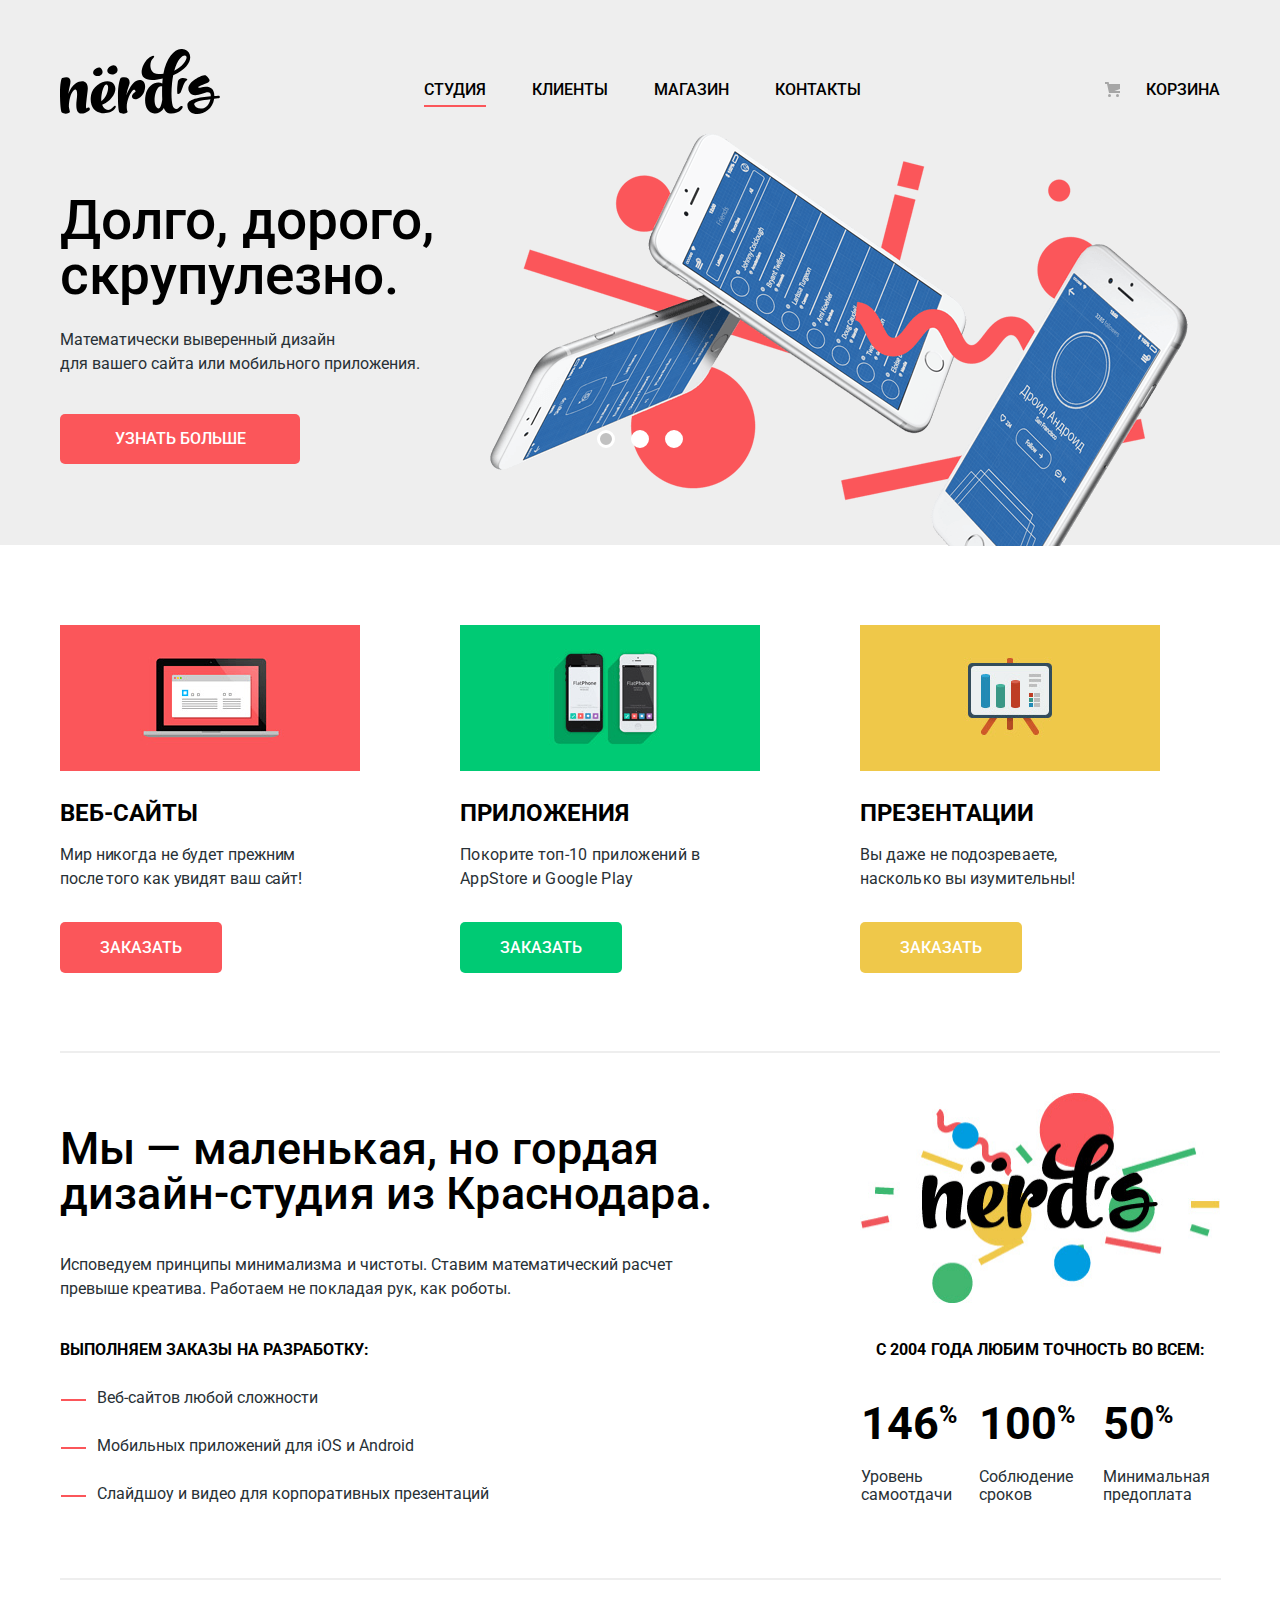
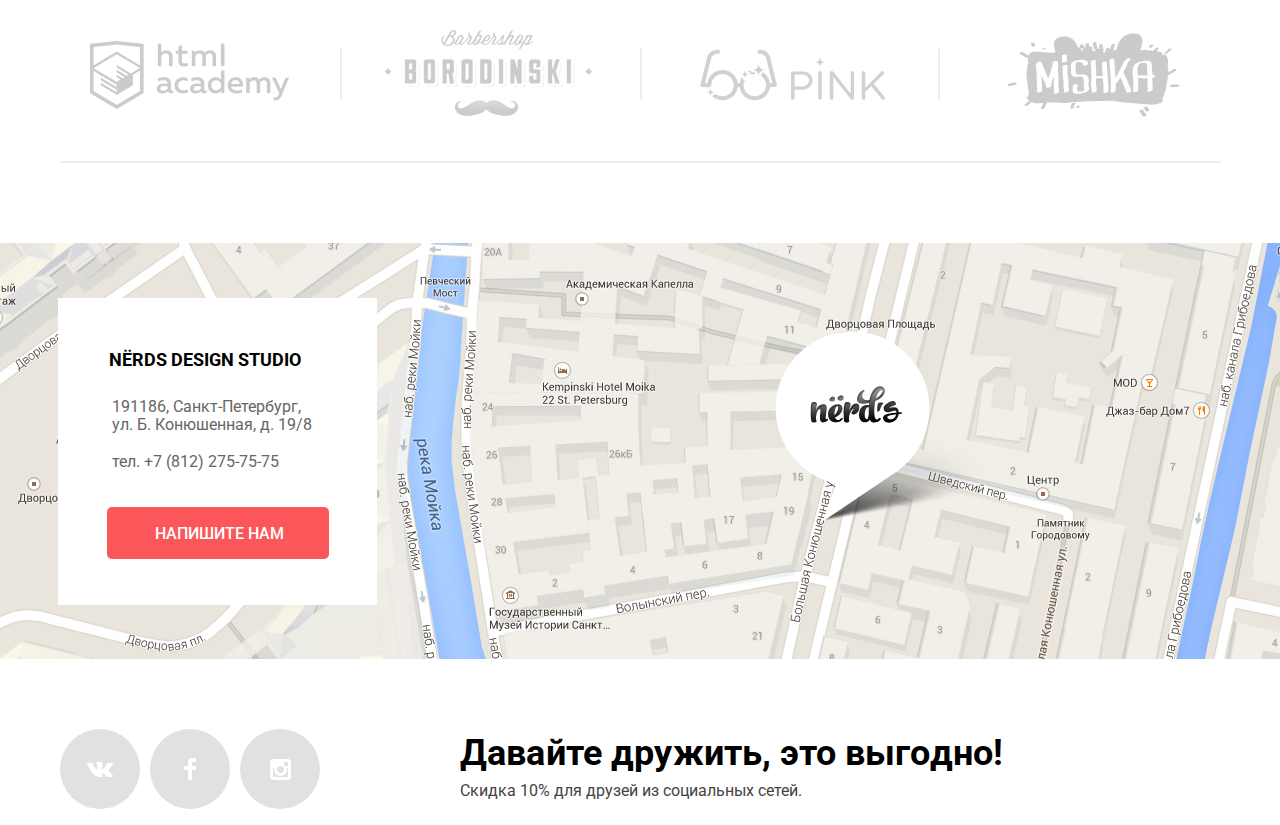
<file: index.html>
<!DOCTYPE html>
<html lang="ru">
  <head>
    <meta charset="utf-8">
    <title>Нёрдс</title>
    <link href="https://fonts.googleapis.com/css?family=Roboto:400,500,700&amp;subset=cyrillic" rel="stylesheet">
    <link rel="stylesheet" href="css/normalize.css">
    <link href="css/style.css" rel="stylesheet">
  </head>
  <body>
    <header class="main-header">
      <div class="container">
      <h1 class="visually-hidden">Дизайн-студия Нёрдс</h1>
        <nav class="main-navigation">
          <a class="main-header-logo">
            <img src="img/nerds-logo.svg" width="160" height="65" alt="Нёрдс логотип">
          </a>
          <ul class="site-navigation">
            <li class="current-link">
              <a>Студия</a>
            </li>
            <li>
              <a href="#">Клиенты</a>
            </li>
            <li>
              <a href="inner.html">Магазин</a>
            </li>
            <li>
              <a href="#">Контакты</a>
            </li>
            </ul>
            <ul class="user-navigation">
              <li>
                <a class="cart-link" href="#">Корзина</a>
              </li>
            </ul>
        </nav>
      </div>
      <section class="slider-main">
        <h2 class="visually-hidden">Слайдер</h2>
        <div class="slider">
          <input class="radio-button" type="radio" id="btn-1" name="toggle" checked>
          <input class="radio-button" type="radio" id="btn-2" name="toggle">
          <input class="radio-button" type="radio" id="btn-3" name="toggle">
          <div class="slider-controls">
            <label for="btn-1"></label>
            <label for="btn-2"></label>
            <label for="btn-3"></label>
          </div>
          <div class="slides">
            <div class="slide">
              <div class="slide-text">
                <div class="slide-title">Долго, дорого,<br> скрупулезно.</div>
                <p>Математически выверенный дизайн<br>для вашего сайта или мобильного приложения.</p>
                <a class="btn btn-text" href="#">Узнать больше</a>
              </div>
            </div>
            <div class="slide">
              <div class="slide-text">
                <div class="slide-title">Любим математику<br> как никто другой</div>
                <p>Никакого креатива, только математические формулы<br>для расчета идеальных пропорций.</p>
                <a class="btn btn-text" href="#">Узнать больше</a>
              </div>
            </div>
            <div class="slide">
              <div class="slide-text">
                <div class="slide-title">Только ночь,<br> только хардкор</div>
                <p>Работать днем, как все? Мы против этого.<br>Ближе к полуночи работа только начинается.</p>
                <a class="btn btn-text" href="#">Узнать больше</a>
              </div>
            </div>
          </div>
        </div>
      </section>
    </header>

 
    <main class="container">
      <section class="services">
        <h2 class="visually-hidden">Услуги</h2>
        <ul class="services-list">
          <li class="service-item">
            <img src="img/illustration-1.png" width="300" height="146" alt="Веб-сайты">
            <h3 class="service-header">Веб-сайты</h3>
            <p class="service-info">Мир никогда не будет прежним после того как увидят ваш сайт!</p>
            <a class="button-service-red btn-text" href="#">Заказать</a>
          </li>
          <li class="service-item">
            <img src="img/illustration-2.png" width="300" height="146" alt="Приложения">
            <h3 class="service-header">Приложения</h3>
            <p class="service-info">Покорите топ-10 приложений в AppStore и Google Play</p>
            <a class="button-service-green btn-text" href="#">Заказать</a>
          </li>
          <li class="service-item">
            <img src="img/illustration-3.png" width="300" height="146" alt="Презентации">
            <h3 class="service-header">Презентации</h3>
            <p class="service-info">Вы даже не подозреваете, насколько вы изумительны!</p>
            <a class="button-service-yellow btn-text" href="#">Заказать</a>
          </li>
        </ul>
      </section>
      <section class="main-about-us">
        <h2 class="visually-hidden">О нас</h2>
        <div class="about-us">
          <p><b class="tagline-us">Мы &#x2014; маленькая, но гордая дизайн-студия из Краснодара.</b></p>
          <p>Исповедуем принципы минимализма и чистоты. Ставим математический расчет превыше креатива. Работаем не покладая рук, как роботы.</p>
          <b class="about-us-tag">Выполняем заказы на разработку:</b>
          <ul class="list-about-us">
            <li class="about-us-item">Веб-сайтов любой сложности</li>
            <li class="about-us-item">Мобильных приложений для iOS и Android</li>
            <li class="about-us-item">Слайдшоу и видео для корпоративных презентаций</li>
          </ul>
        </div>
        <div class="advantages">
          <img class="logo-advantages" src="img/nerds-illustration.png" alt="Нёрдс логотип" width="360" height="208">
          <p><b class="about-us-tag">С 2004 года любим точность во всем:</b></p>
          <table class="table-advantages">
            <tr class="row-percentages">
              <td>146<span class="percent">%</span></td>
              <td>100<span class="percent">%</span></td>
              <td>50<span class="percent">%</span></td>
            </tr>
            <tr class="row-description">
              <td>Уровень самоотдачи</td>
              <td>Соблюдение сроков</td>
              <td>Минимальная предоплата</td>
            </tr>
          </table>
        </div>
      </section>
      <section class="partners">
        <h2 class="visually-hidden">Партнеры</h2>
        <ul class="partners-items">
          <li>
            <a href="https://htmlacademy.ru/intensive/htmlcss">
              <img src="img/logo-1.png" width="199" height="68" alt="html academy">
            </a>
          </li> 
          <li>
            <a href="#">
              <img src="img/logo-2.png" width="209" height="90" alt="barbershop borodinski" >
            </a>
          </li>
          <li>
            <a href="#">
              <img src="img/logo-3.png" width="185" height="52" alt="pink">
            </a>
          </li>
          <li>
            <a href="#">
              <img src="img/logo-4.png" width="173" height="84" alt="mishka">
            </a>
          </li>
        </ul>
      </section>
    </main>


    <footer class="main-footer">
  	  <section class="footer-contacts">
        <h2 class="visually-hidden">Местоположение офиса</h2>
        <div class="contacts">
          <b class="title-contacts">NЁRDS DESIGN STUDIO</b>
          <p class="address">191186, Санкт-Петербург,<br> ул. Б. Конюшенная, д. 19/8</p>
          <p class="tel">тел. +7 (812) 275-75-75</p>
          <a class="button-write-us btn-text" href="#">Напишите нам</a>
        </div>
        <div class="marker-map">
          <img src="img/map-marker.png" width="231" height="190" alt="Маркер">
        </div>
  	  </section>
      <section class="footer-social">
        <h2 class="visually-hidden">Социальные сети</h2>
        <div class="container">
          <ul class="social-list">
            <li>
              <a class="social-button" href="#"><svg xmlns="http://www.w3.org/2000/svg" width="26" height="15" viewBox="0 0 26 15"><path fill="#fff" d="M16.138 11.51c.956-.309 2.18 2.04 3.483 2.939.978.681 1.727.534 1.727.534l3.473-.05s1.815-.112.957-1.554c-.071-.12-.503-1.069-2.585-3.022-2.177-2.043-1.882-1.712.739-5.244 1.597-2.153 2.236-3.468 2.036-4.028-.192-.539-1.365-.399-1.365-.399L20.69.713c-.381.001-.704.119-.851.515-.003.004-.621 1.666-1.445 3.079-1.741 2.989-2.436 3.148-2.724 2.961-.661-.433-.494-1.737-.494-2.664 0-2.897.432-4.105-.846-4.417-.427-.104-.739-.172-1.828-.182-1.392-.021-2.574 0-3.244.329-.445.223-.786.712-.579.74.26.035.843.16 1.155.586.401.552.389 1.789.389 1.789s.229 3.411-.54 3.834c-.528.29-1.25-.302-2.803-3.016-.793-1.388-1.392-2.922-1.392-2.922s-.116-.285-.326-.441c-.25-.185-.6-.244-.6-.244L.848.684S.29.7.085.946c-.182.218-.015.668-.015.668s2.909 6.881 6.203 10.347c3.02 3.182 6.452 2.971 6.452 2.971h1.555s.469-.054.709-.312c.224-.24.214-.691.214-.691s-.031-2.109.935-2.419z"></path></svg></a>
            </li>
            <li>
              <a class="social-button" href="#"><svg xmlns="http://www.w3.org/2000/svg" width="12" height="22" viewBox="0 0 12 22"><path fill="#fff" d="M12 4V0H8a4 4 0 0 0-4 4v4H0v4h4v10h4V12h4V8H8V4h4z"></path></svg></a>
            </li>
            <li>
              <a class="social-button" href="#"><svg xmlns="http://www.w3.org/2000/svg" width="21" height="21" viewBox="0 0 21 21"><path fill="#fff" d="M18 0H3C1.35 0 0 1.35 0 3v15c0 1.65 1.35 3 3 3h15c1.65 0 3-1.35 3-3V3c0-1.65-1.35-3-3-3zm-7.5 7c1.93 0 3.5 1.57 3.5 3.5S12.43 14 10.5 14 7 12.43 7 10.5 8.57 7 10.5 7zM18 18H3V9h1.181A6.504 6.504 0 0 0 4 10.5a6.5 6.5 0 1 0 13 0 6.45 6.45 0 0 0-.181-1.5H18v9zm0-11h-4V3h4v4z"></path></svg></a>
            </li>
          </ul>
          <div class="discount">
            <b class="tagline-friendship">Давайте дружить, это выгодно!</b>
            <span class="discount-discription">Скидка 10% для друзей из социальных сетей.</span>
          </div>
        </div>
      </section>
  	</footer>


    <section class="modal">
      <h2>Напишите нам</h2>
      <form class="modal-contact-us" action="https://echo.htmlacademy.ru" method="post">
        <div class="login">
          <p>
            <label for="name">Ваше имя:</label>
            <input class="name" id="name" type="text" name="name" placeholder="Представьтесь, пожалуйста">
          </p>
          <p>
            <label for="email">Ваш e-mail:</label>
            <input class="emnail" id="email" type="email" name="e-mail" placeholder="Для отправки ответа">
          </p>
        </div> 
        <div class="send"> 
          <p class="login-password-info">
            <label for="text">Текст письма:</label>
            <textarea class="text" id="text" name="text" placeholder="В свободной форме"></textarea>
          </p>
          <button class="button btn-text" type="submit">Отправить</button>
        </div>  
      </form>
      <button class="button-close" type="button"><span class="visually-hidden">Закрыть</span></button>
    </section>
  </body>
</html>
</file>
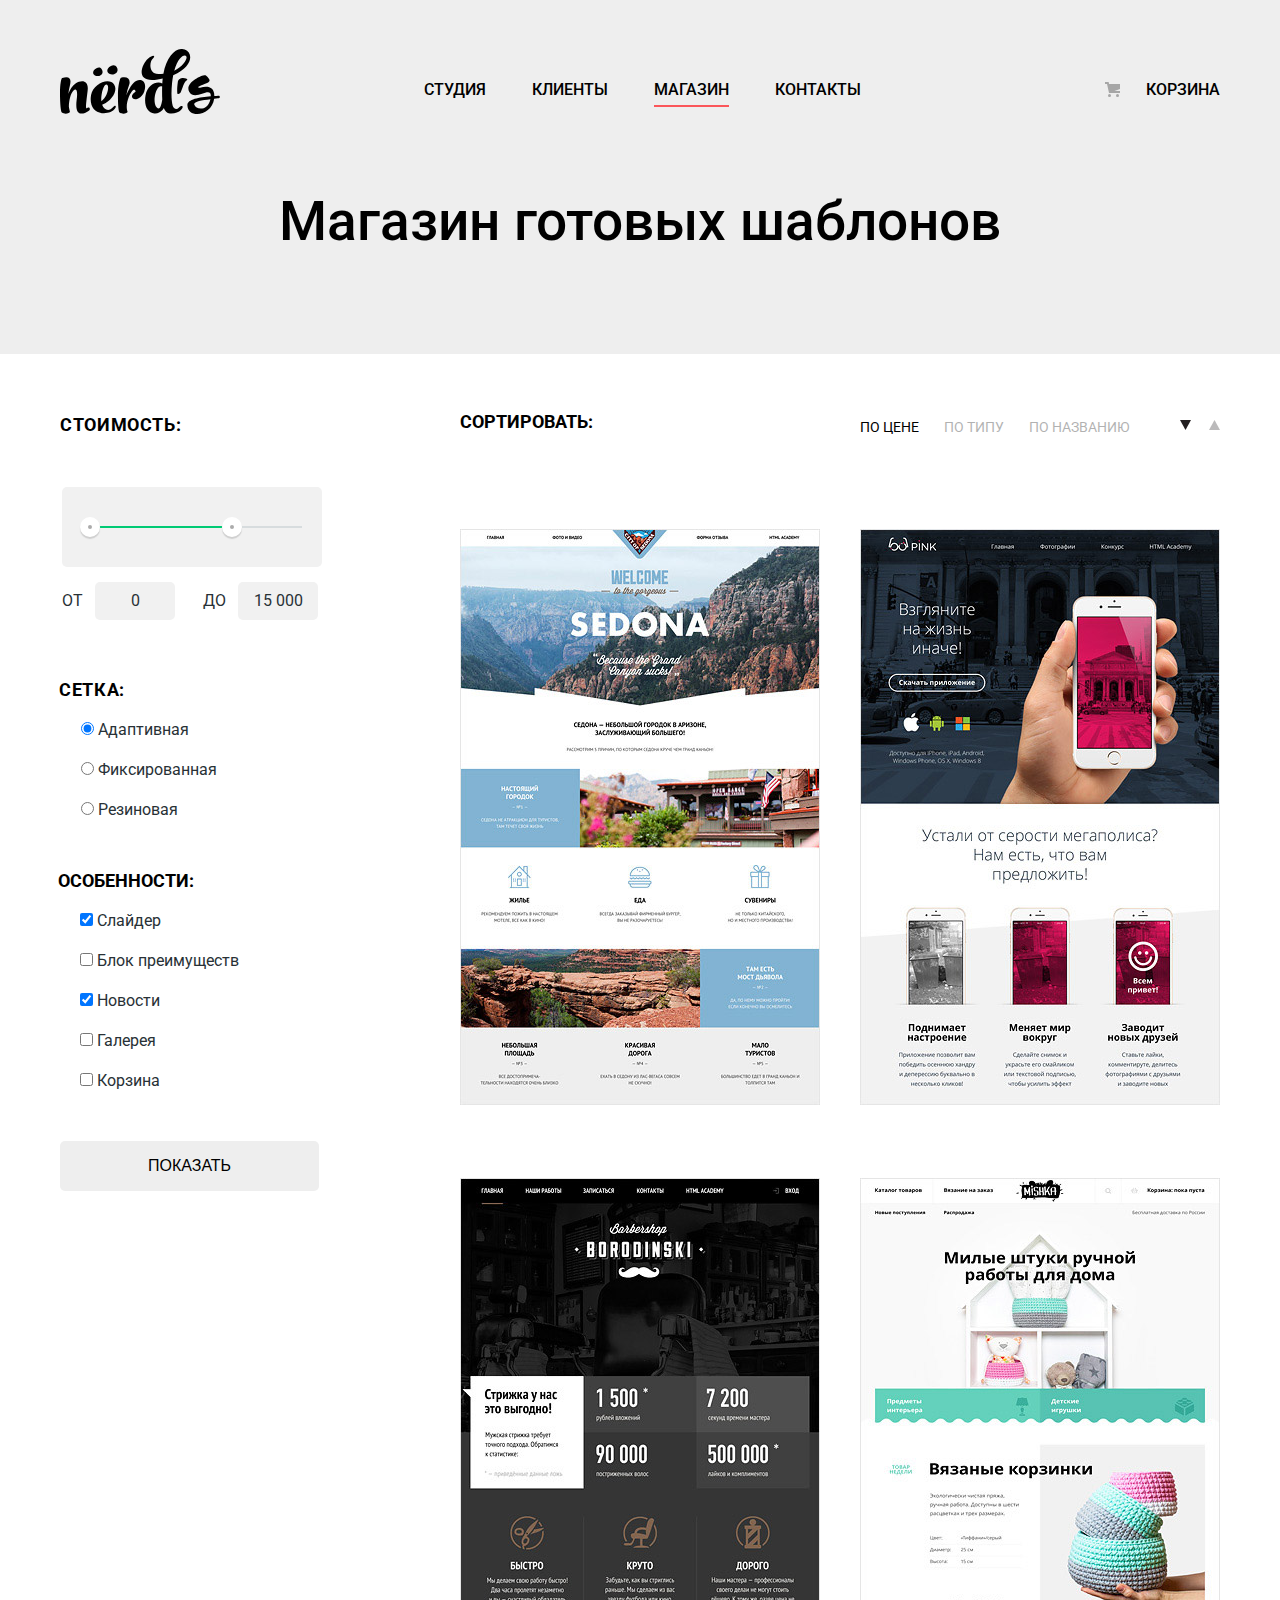
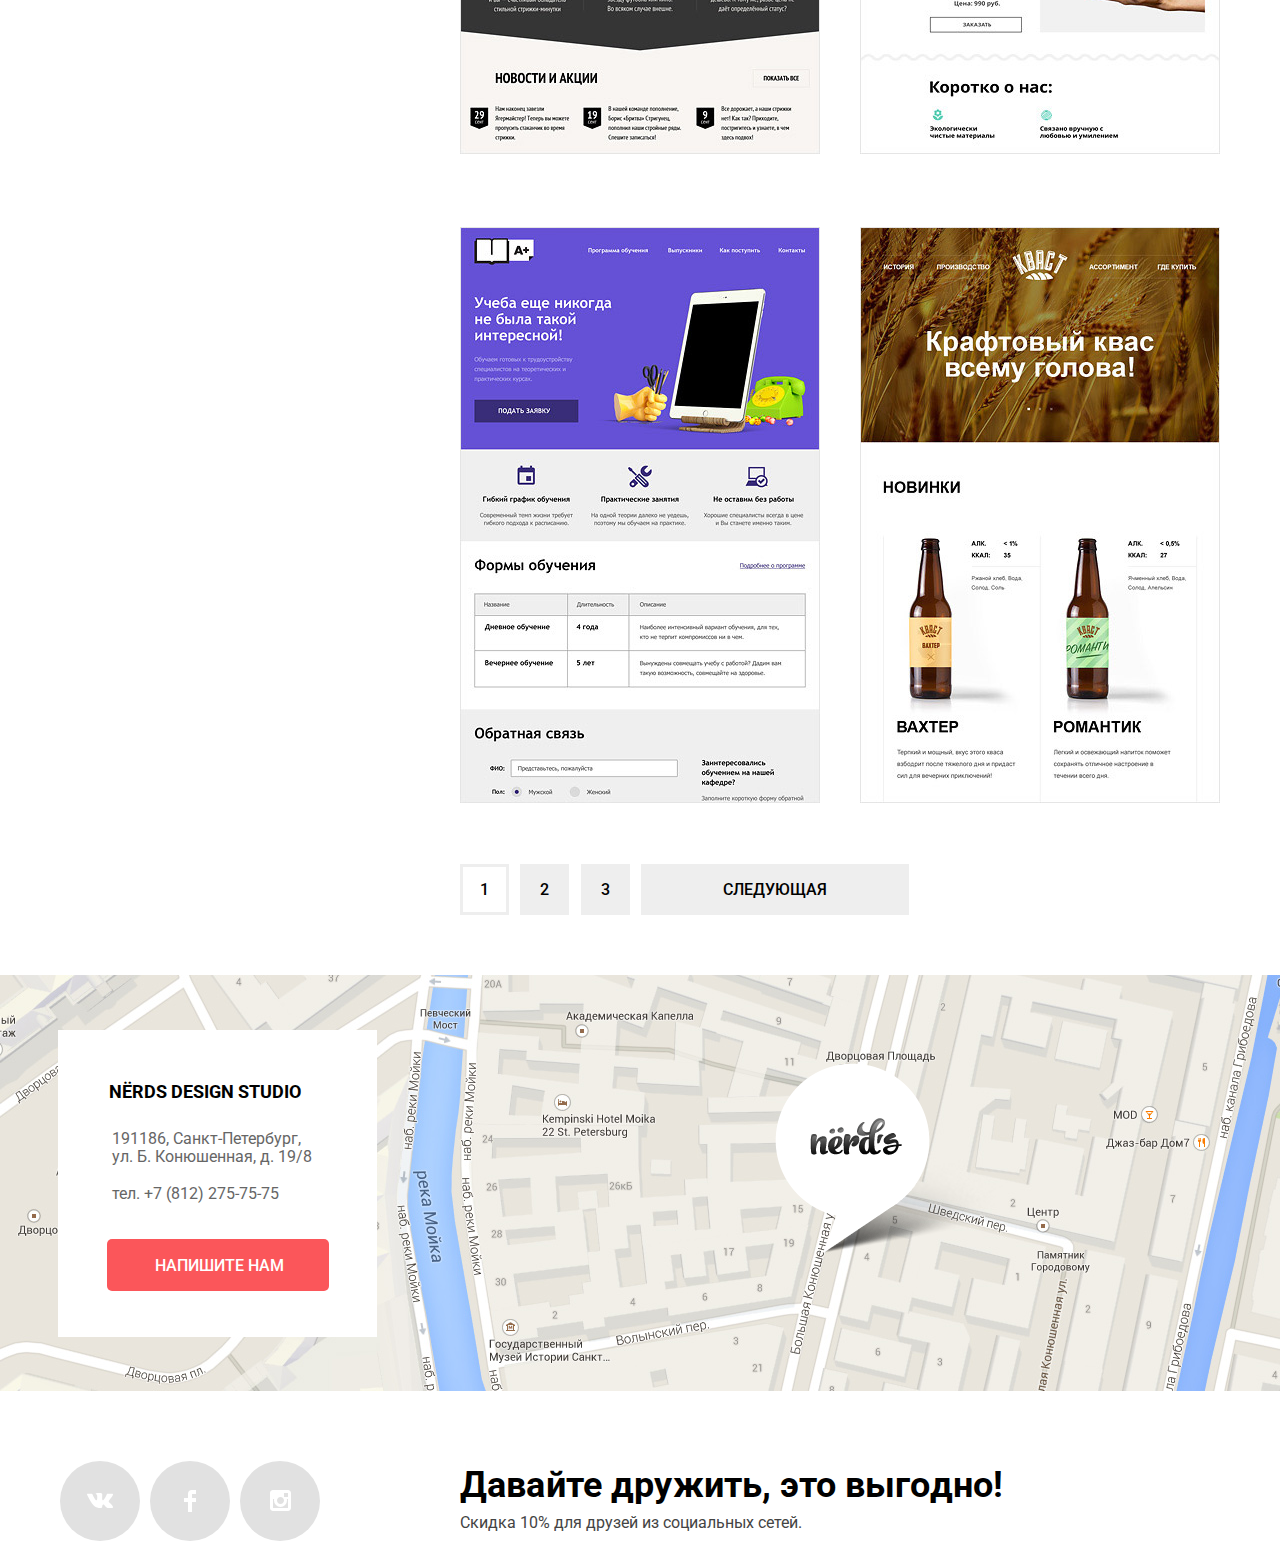
<file: inner.html>
<!DOCTYPE html>
<html lang="ru">
  <head>
    <meta charset="utf-8">
    <title>Нёрдс</title>
    <link href="https://fonts.googleapis.com/css?family=Roboto:400,500,700&amp;subset=cyrillic" rel="stylesheet">
    <link rel="stylesheet" href="css/normalize.css">
    <link href="css/style.css" rel="stylesheet">
  </head>
  <body>
    <header class="main-header-catalog">
      <div class="container">
        <nav class="main-navigation">
          <a class="main-header-logo" href="index.html">
            <img src="img/nerds-logo.svg" width="160" height="65" alt="Нёрдс логотип">
          </a>
          <ul class="site-navigation">
            <li>
              <a href="index.html">Студия</a>
            </li>
            <li>
              <a href="#">Клиенты</a>
            </li>
            <li class="current-link">
              <a>Магазин</a>
            </li>
            <li>
              <a href="#">Контакты</a>
            </li>
            </ul>
            <ul class="user-navigation">
              <li>
                <a class="cart-link" href="#">Корзина</a>
              </li>
            </ul>
        </nav>
      </div>
      <div class="header-catalog">
        <h1 class="page-title">Магазин готовых шаблонов</h1>
      </div>
    </header>



    <main class="container-catalog">
      <section class="filters">
        <h2 class="visually-hidden">Фильтр</h2>
        <form class="filter" method="post" action="#">
          <fieldset class="filter-price">
            <legend><h3 class="filter-header">Стоимость:</h3></legend>
            <div class="range-filter">
              <div class="range-controls">
                <div class="scale">
                  <div class="bar">
                  </div>
                </div>
                <div class="toggle toggle-min"></div>
                <div class="toggle toggle-max"></div>
              </div>
              <div class="price-controls">
                <label class="min-price">от<input name="min-price" type="text" value="0"></label>
                <label class="max-price">до<input name="max-price" type="text" value="15 000"></label>
              </div>
            </div>
          </fieldset>
          <fieldset class="filter-grid">
            <legend><h3 class="filter-header">Сетка:</h3></legend>
            <ul class="grid-list">
              <li class="filter-option">
                <input type="radio" name="grid" value="adaptive" id="adaptive" checked>
                <label for="adaptive">Адаптивная</label>
              </li>
              <li class="filter-option">
                <input type="radio" name="grid" value="static" id="static">
                <label for="static">Фиксированная</label>
              </li>
              <li class="filter-option">
                <input type="radio" name="grid" value="liquid" id="liquid">
                <label for="liquid">Резиновая</label>
              </li>
            </ul>
          </fieldset>
          <fieldset class="filter-features">
            <legend><h3 class="filter-header">Особенности:</h3></legend>
            <ul class="features-list">
              <li class="filter-option">
                <input type="checkbox" name="slider" id="slider" checked>
                <label for="slider">Слайдер</label>
              </li>
              <li class="filter-option">
                <input type="checkbox" name="advantages" id="advantages">
                <label for="advantages">Блок преимуществ</label>
              </li>
              <li class="filter-option">
                <input type="checkbox" name="news" id="news" checked>
                <label for="news">Новости</label>
              </li>
              <li class="filter-option">
                <input type="checkbox" name="gallery" id="gallery">
                <label for="gallery">Галерея</label>
              </li>
              <li class="filter-option">
                <input type="checkbox" name="cart" id="cart">
                <label for="cart">Корзина</label>
              </li>
            </ul>
          </fieldset>
          <button class="filter-button btn-text-inner" type="submit">Показать</button>
        </form>
      </section>
      <section class="catalog">
        <h2 class="visually-hidden">Список готовых шаблонов</h2>
        <div class="sorter-block">
          <h3 class="sorter-title">Сортировать:</h3>
          <h2 class="visually-hidden">Стрелочки для сортировки</h2>
          <ul class="sorting-list">
            <li><a class="sorting-item item-current">По цене</a></li>
            <li><a class="sorting-item" href="#">По типу</a></li>
            <li><a class="sorting-item" href="#">По названию</a></li>
          </ul>
          <ul class="arrow-list">
            <li><a class="item-current"><svg xmlns="http://www.w3.org/2000/svg" width="11" height="10" viewBox="0 0 11 10"><path fill="#231F20" d="M5.5 10L0 0h11"/></svg></a></li>
            <li><a href="#"><svg xmlns="http://www.w3.org/2000/svg" width="11" height="10" viewBox="0 0 11 10"><path fill="#231F20" d="M5.5 0L0 10h11z"/></svg></a></li>
          </ul>
        </div>
        <ul class="catalog-list">
          <li class="catalog-list-item">
            <img src="img/img-sedona.jpg" width="360" height="576" alt="Sedona">
            <div class="block-info hidden">
              <div class="block-info-wrapper">
              <h3 class="block-info-title"><a href="#">Sedona</a></h3>
              <p class="info-site">Информационный сайт для туристов</p>
              <a class="btn-buy btn-text">9 900 РУБ.</a>
              </div>
            </div>
          </li>
          <li class="catalog-list-item">
            <img src="img/img-pink.jpg" width="360" height="576" alt="Pink App">
            <div class="block-info hidden">
              <div class="block-info-wrapper">
              <h3 class="block-info-title"><a href="#">Pink App</a></h3>
              <p class="info-site">Продуктовый лендинг приложения для iOS и Android</p>
              <a class="btn-buy btn-text">9 900 РУБ.</a>
              </div>
            </div>
          </li>
          <li class="catalog-list-item">
            <img src="img/img-barbershop.jpg" width="360" height="576" alt="Barbershop">
            <div class="block-info hidden">
              <div class="block-info-wrapper">
              <h3 class="block-info-title"><a href="#">Barbershop</a></h3>
              <p class="info-site">Сайт салоны красоты. Для мужчин, да.</p>
              <a class="btn-buy btn-text">9 900 РУБ.</a>
              </div>
            </div>
          </li>
          <li class="catalog-list-item">
            <img src="img/img-mishka.jpg" width="360" height="576" alt="Mishka">
            <div class="block-info hidden">
              <div class="block-info-wrapper">
              <h3 class="block-info-title"><a href="#">Mishka</a></h3>
              <p class="info-site">Интернет-магазин вязаных игрушек</p>
              <a class="btn-buy btn-text">9 900 РУБ.</a>
              </div>
            </div>
          </li>
          <li class="catalog-list-item">
            <img src="img/img-aplus.jpg" width="360" height="576" alt="Aplus">
            <div class="block-info hidden">
              <div class="block-info-wrapper">
              <h3 class="block-info-title"><a href="#">Aplus</a></h3>
              <p class="info-site">Лендинг курсов повышения квалификации</p>
              <a class="btn-buy btn-text">9 900 РУБ.</a>
              </div>
            </div>
          </li>
          <li class="catalog-list-item">
            <img src="img/img-kvast.jpg" width="360" height="576" alt="Kvast">
            <div class="block-info hidden">
              <div class="block-info-wrapper">
              <h3 class="block-info-title"><a href="#">Kvast</a></h3>
              <p class="info-site">Промо-сайт производителя крафтового кваса</p>
              <a class="btn-buy btn-text">9 900 РУБ.</a>
              </div>
            </div>
          </li>
        </ul>
        <ul class="pagination-list">
          <li class="pagination-item item-current"><a class="pagination-button btn-text-inner">1</a></li>
          <li class="pagination-item"><a class="pagination-button btn-text-inner" href="#">2</a></li>
          <li class="pagination-item"><a class="pagination-button btn-text-inner" href="#">3</a></li>
          <li class="pagination-item"><a class="pagination-button-next btn-text-inner" href="#">Следующая</a></li>
        </ul>
      </section>
    </main>


    <footer class="main-footer">
      <section class="footer-contacts">
        <h2 class="visually-hidden">Местоположение офиса</h2>
        <div class="contacts">
          <b class="title-contacts">NЁRDS DESIGN STUDIO</b>
          <p class="address">191186, Санкт-Петербург,<br> ул. Б. Конюшенная, д. 19/8</p>
          <p class="tel">тел. +7 (812) 275-75-75</p>
          <a class="button-write-us btn-text" href="#">Напишите нам</a>
        </div>
        <div class="marker-map">
          <img src="img/map-marker.png" width="231" height="190" alt="Маркер">
        </div>
      </section>
      <section class="footer-social">
        <h2 class="visually-hidden">Социальные сети</h2>
        <div class="container">
          <ul class="social-list">
            <li>
              <a class="social-button" href="#"><svg xmlns="http://www.w3.org/2000/svg" width="26" height="15" viewBox="0 0 26 15"><path fill="#fff" d="M16.138 11.51c.956-.309 2.18 2.04 3.483 2.939.978.681 1.727.534 1.727.534l3.473-.05s1.815-.112.957-1.554c-.071-.12-.503-1.069-2.585-3.022-2.177-2.043-1.882-1.712.739-5.244 1.597-2.153 2.236-3.468 2.036-4.028-.192-.539-1.365-.399-1.365-.399L20.69.713c-.381.001-.704.119-.851.515-.003.004-.621 1.666-1.445 3.079-1.741 2.989-2.436 3.148-2.724 2.961-.661-.433-.494-1.737-.494-2.664 0-2.897.432-4.105-.846-4.417-.427-.104-.739-.172-1.828-.182-1.392-.021-2.574 0-3.244.329-.445.223-.786.712-.579.74.26.035.843.16 1.155.586.401.552.389 1.789.389 1.789s.229 3.411-.54 3.834c-.528.29-1.25-.302-2.803-3.016-.793-1.388-1.392-2.922-1.392-2.922s-.116-.285-.326-.441c-.25-.185-.6-.244-.6-.244L.848.684S.29.7.085.946c-.182.218-.015.668-.015.668s2.909 6.881 6.203 10.347c3.02 3.182 6.452 2.971 6.452 2.971h1.555s.469-.054.709-.312c.224-.24.214-.691.214-.691s-.031-2.109.935-2.419z"/></svg></a>
            </li>
            <li>
              <a class="social-button" href="#"><svg xmlns="http://www.w3.org/2000/svg" width="12" height="22" viewBox="0 0 12 22"><path fill="#fff" d="M12 4V0H8a4 4 0 0 0-4 4v4H0v4h4v10h4V12h4V8H8V4h4z"/></svg></a>
            </li>
            <li>
              <a class="social-button" href="#"><svg xmlns="http://www.w3.org/2000/svg" width="21" height="21" viewBox="0 0 21 21"><path fill="#fff" d="M18 0H3C1.35 0 0 1.35 0 3v15c0 1.65 1.35 3 3 3h15c1.65 0 3-1.35 3-3V3c0-1.65-1.35-3-3-3zm-7.5 7c1.93 0 3.5 1.57 3.5 3.5S12.43 14 10.5 14 7 12.43 7 10.5 8.57 7 10.5 7zM18 18H3V9h1.181A6.504 6.504 0 0 0 4 10.5a6.5 6.5 0 1 0 13 0 6.45 6.45 0 0 0-.181-1.5H18v9zm0-11h-4V3h4v4z"/></svg></a>
            </li>
          </ul>
          <div class="discount">
            <b class="tagline-friendship">Давайте дружить, это выгодно!</b>
            <span class="discount-discription">Скидка 10% для друзей из социальных сетей.</span>
          </div>
        </div>
      </section>
    </footer>


    <section class="modal">
      <h2>Напишите нам</h2>
      <form class="modal-contact-us" action="https://echo.htmlacademy.ru" method="post">
        <div class="login">
          <p>
            <label for="name">Ваше имя:</label>
            <input class="name" id="name" type="text" name="name" placeholder="Представьтесь, пожалуйста">
          </p>
          <p>
            <label for="email">Ваш e-mail:</label>
            <input class="emnail" id="email" type="email" name="e-mail" placeholder="Для отправки ответа">
          </p>
        </div> 
        <div class="send"> 
          <p class="login-password-info">
            <label for="text">Текст письма:</label>
            <textarea class="text" id="text" name="text" placeholder="В свободной форме"></textarea>
          </p>
          <button class="button btn-text" type="submit">Отправить</button>
        </div>  
      </form>
      <button class="button-close" type="button"><span class="visually-hidden">Закрыть</span></button>
    </section>
  </body>
</html>
</file>
<file: css/style.css>
body {
  min-width: 1200px;
  padding: 0px;
  margin: 0px;
  font-size: 16px;
  line-height: 24px;
  font-weight: 400;
  color: #283136;
  font-family: "Roboto", "Arial", sans-serif;
}

a {
  text-decoration: none;
}

.main-navigation ul,
.container ul,
.footer-social ul {
  list-style: none;
}

.visually-hidden {
  position: absolute;
  width: 1px;
  height: 1px;
  clip: rect(0 0 0 0);
}

/*Текстовые стили*/

.slide-title {
  margin-bottom: 25px;
  font-size: 55px;
  line-height: 55px;
  font-weight: 500;
  color: #000;
}

.service-header {
  font-size: 24px;
  line-height: 30px;
  font-weight: 700;
  color: #000;
  text-transform: uppercase;
}

.tagline-us {
  font-size: 45px;
  line-height: 45px;
  font-weight: 500;
  color: #000;
  letter-spacing: 0.003em;
}

.about-us-tag {
  font-size: 16px;
  line-height: 24px;
  font-weight: 700;
  color: #000;
  text-transform: uppercase;
  letter-spacing: 0.006em
}

.row-percentages {
  font-size: 45px;
  line-height: 54px;
  font-weight: 700;
  color: #000;
}

.row-description {
  font-size: 16px;
  line-height: 18px;
}

.title-contacts {
  font-size: 18px;
  line-height: 30px;
  font-weight: 700;
  color: #000;
  text-transform: uppercase;
  display: block;
  margin-top: -8px;
  margin-left: 2px;
}

.contacts {
  font-size: 16px;
  line-height: 18px;
  color: #666;
}

.contacts p {
  display: block;
  margin-top: 23px;
  margin-left: 5px;
}

.contacts .tel{
  margin-top: 19px;
}

.tel {
  margin-bottom: 36px;
}

.tagline-friendship {
  font-size: 36px;
  line-height: 36px;
  font-weight: 700;
  color: #000;
  letter-spacing: 0.004em;
  display: block;
  margin-bottom: 8px;
}

.discount-discription {
  font-size: 16px;
  line-height: 22px;
  color: #444;
}

.write-us {
  font-size: 45px;
  line-height: 45px;
  font-weight: 500;
  color: #000;
  margin: 0;
  margin-bottom: 23px;
}

.text-feedback {
  font-size: 16px;
  line-height: 18px;
  font-weight: 700;
  color: #000;
}

.feedback-form input[placeholder],
.feedback-form textarea[placeholder] {
  font-size: 16px;
  line-height: 18px;
  color: #444;
  padding: 15px 14px;
  width: 100%;
  font: inherit;
}

.page-title {
  font-size: 55px;
  line-height: 55px;
  font-weight: 500;
  color: #000;
  text-align: center;
  padding-top: 40px;
}

.filter-price .filter-header {
  font-size: 18px;
  line-height: 30px;
  font-weight: 700;
  color: #000;
  text-transform: uppercase;
}

.filter-grid .filter-header {
  font-size: 18px;
  line-height: 30px;
  font-weight: 700;
  color: #000;
  text-transform: uppercase;
}

.filter-features .filter-header {
  font-size: 18px;
  line-height: 30px;
  font-weight: 700;
  color: #000;
  text-transform: uppercase;
  letter-spacing: 0.001em;
}

.filter-header {
  margin: 0;
}

.filter-price legend {
  margin-bottom: 47px;
}
.from-to {
  font-size: 16px;
  line-height: 22px;
  text-transform: uppercase;
}

.grid-list label,
.features-list label {
  font-size: 16px;
  line-height: 20px;
}

.sorter-title {
  display: flex;
  width: 160px;
  margin: 0;
  font-size: 18px;
  line-height: 18px;
  font-weight: 700;
  color: #000;
  text-transform: uppercase;
  margin-right: 220px;
}

.sorting-item {
  margin-right: 25px;
  font-size: 14px;
  line-height: 18px;
  color: #000;
  text-transform: uppercase;
}

.block-info-title a {
  text-align: center;
  font-size: 18px;
  line-height: 30px;
  font-weight: 700;
  color: #000;
  text-transform: uppercase;
  display: block;
}

.info-site {
  font-size: 16px;
  line-height: 18px;
  color: #666;
  display: block;
  margin-bottom: 30px;
}

.btn-text {
  font-size: 16px;
  line-height: 18px;
  font-weight: 500;
  color: #fff;
  text-transform: uppercase;
  text-align: center;
  background-color: #fb565a;
  border: none;
}

/*Cетка*/

.main-header {
  background-color: #eeeeee;
  margin-bottom: 80px;
}

.container {
  width: 1160px;
  margin: 0 auto;
  padding-left: 20px;
  padding-right: 20px;
}

.main-header-logo {
  width: 160px;
  height: 68px;
  padding-top: 49px;
}

.main-navigation {
  display: flex;
  justify-content: space-between;
  margin-bottom: 16px;
}

.site-navigation,
.user-navigation {
  padding: 0;
  margin: 0;
  padding-top: 75px;
}

.site-navigation {
  display: flex;
  margin-left: 8px;
}

.site-navigation li{
  margin-right: 46px;
}

.user-navigation .cart-link {
  padding-left: 43px;
  position: relative;
}

.cart-link::before {
  content: "";
  width: 16px;
  height: 17px;
  position: absolute;
  background-image: url("../img/cart-icon.svg");
  background-repeat: no-repeat;
  background-position: 0 0;
  left: 2px;
  top: 2px;
}

.inner {
  display: flex;
  justify-content: space-between;
}

.services {
  margin-bottom: 40px;
  border-bottom: 2px solid #eeeeee;
  padding-bottom: 91px;
}

.services-list {
  width: 1100px;
  display: flex;
  justify-content: space-between;
  margin: 0;
  padding: 0;
}
.service-item:first-child p{
  letter-spacing: -0.006em;
}
.service-item:last-child p{
  letter-spacing: 0.005em;
}
.service-item h3 {
  margin: 0;
  margin-top: 20px;
  margin-bottom: 15px;
  width: 160px;
}

.service-item p {
  margin: 0;
  width: 260px;
  margin-bottom: 45px;
  letter-spacing: 0.019em;
}

.main-about-us {
  margin-bottom: 58px;
  display: flex;
}

.list-about-us {
  margin: 0;
  margin-left: -14px;
  position: relative;
}

.about-us-item {
  margin-top: 24px;
  padding-left: 11px;
}

.about-us-item::before {
  position: absolute;
  content: "";
  height: 2px;
  width: 25px;
  background-color: #fb565a;
  left: 15px;
  margin-top: 13px;
}

.about-us {
  width: 660px;
  margin-right: auto;
}

.advantages {
  width: 360px;
}

.about-us p {
  margin: 0;
  margin-top: 33px;
  margin-bottom: 37px;
  letter-spacing: 0.001em;
}

.percent {
  vertical-align: super;
  font-size: 25px;
}

.logo-advantages {
  width: 360px;
  height: 210px;
}

.advantages p {
  margin: 0px;
  margin-top: 28px;
  margin-bottom: 23px;
  margin-left: 16px;
}

.partners {
  width: 1161px;
  margin: 0 auto;
  padding-top: 50px;
  padding-bottom: 34px;
  border-top: 2px solid #eeeeee;
  border-bottom: 2px solid #eeeeee;
  margin-bottom: 80px;
}

.partners-items {
  display: flex;
  align-items: center;
  justify-content: space-between;
  margin: 0 auto;
  padding: 0;
  margin: 0;
  width: 1160px;
  list-style: none;
}

.partners-items li {
  position: relative;
}

.partners-items a {
  margin-left: 30px;
  margin-right: 40px;
  opacity: 0.2;
}

.partners-items li:nth-child(2) {
  margin-right: 10px;
}

.partners-items li:nth-child(3) {
  margin-right: 16px;
  padding-right: 10px;
}

.partners-items li:nth-child(2)::before {
  content:"";
  width: 2px;
  height: 52px;
  position: absolute;
  left: -15px;
  top: 18px;
  background-color: #eeeeee;
}

.partners-items li:nth-child(2)::after {
  content: "";
  width: 2px;
  height: 52px;
  position: absolute;
  right: -8px;
  top: 18px;
  background-color: #eeeeee;
}

.partners-items li:nth-child(3)::after {
  content: "";
  width: 2px;
  height: 52px;
  position: absolute;
  right: -5px;
  background-color: #eeeeee;
}

.partners-items a:hover,
.partners-items a:focus {
  opacity: 1;
}

.partners-items a:active {
  opacity: 0.1;
}

.contacts-block {
  margin-top: 20px;
  margin-bottom: 45px;
  font-size: 16px;
  line-height: 18px;
  color: #666666;
}

.contacts {
  position: absolute;
  left: 50%;
  top: 55px;
  margin-left: -582px;
  width: 270px;
  height: 252px;
  padding-left: 49px;
  padding-top: 55px;
  background-color: white;
}

.marker-map {
  position: absolute;
  top: 88px;
  left: 775px;
}

.footer-social .container {
  display: flex;
  align-items: center;
}

.footer-social {
  margin-top: -15px;
}

.discount {
  width: 560px;
}

.header-catalog {
  min-height: 200px;
}

fieldset {
  border: none;
}

.filters {
  width: 260px;
}

.sorter-block {
  margin-left: 40px;
  margin-top: 19px;
  margin-bottom: 90px;
  width: 760px;
  display: flex;
  justify-content: space-between;
}

.sorting-list {
  list-style: none;
  display: flex;
  width: 300px;
  margin: 0;
  margin-top: 2px;
  padding: 0;
}

.sorter-block .item-current {
  opacity: 1;
}

.catalog{
  margin-bottom: 13px;
}

.catalog-list {
  position: relative;
  width: 760px;
  display: flex;
  justify-content: space-between;
  flex-wrap: wrap;
  margin-bottom: -14px;
}

.catalog-list li {
  width: 360px;
}

.pagination-list {
  list-style: none;
  display: flex;
  width: 460px;
  justify-content: space-between;
  margin-bottom: 60px;
}

.pagination-list .pagination-item {
  margin-right: 11px;
}

.catalog-list {
  list-style: none;
}

/*Кнопки*/

.current-link {
  position: relative;
}

.current-link::after {
  content: "";
  position: absolute;
  left: 0;
  right: 0;
  bottom: 10px;
  height: 2px;
  background-color: #fb565a;
}

.site-navigation a,
.user-navigation a {
  font-size: 16px;
  line-height: 30px;
  font-weight: 500;
  color: #000;
  text-transform: uppercase;
}

.site-navigation a:hover,
.user-navigation a:hover,
.site-navigation a:focus,
.user-navigation a:focus {
  color: #fb565a;
}

.site-navigation a:active,
.user-navigation a:active {
  color: rgba(0, 0, 0, 0.3);
}

.btn-text:hover,
.btn-text:focus {
  background-color: #e74246;
}

.btn-text:active {
  background-color: #d7373b;
  color: rgba(255, 255, 255, 0.3);
}

.button-service-red {
  width: 160px;
  padding: 16px 40px;
  border-radius: 5px;
}

.button-service-green {
  width: 160px;
  padding: 16px 40px;
  border-radius: 5px;
  background-color: #00ca74;
}

.button-service-green:hover, 
.button-service-green:focus {
  background-color: #00bc6c;
}

.button-service-green:active {
  background-color: #00aa62;
}

.button-service-yellow {
  width: 160px;
  padding: 16px 40px;
  border-radius: 5px;
  background-color: #efc84a;
}

.button-service-yellow:hover, 
.button-service-yellow:focus {
  background-color: #eab534;
}

.button-service-yellow:active {
  background-color: #e5a722;
}

.button-write-us {
  padding-left: 2px;
  padding-top: 18px; 
  padding-bottom: 16px;
  width: 220px;
  border-radius: 5px;
  display: block;
  margin-top: 20px;
}

.btn-submit {
  width: 260px;
  padding: 16px 84px;
  border-radius: 5px;
}

.social-button {
  width: 80px;
  height: 80px;
  background-color: #e1e1e1;
  display: flex;
  align-items: center;
  justify-content: center;
  border-radius: 50%;
}

.social-list {
  width: 260px;
  margin-right: 140px;
  display: flex;
  flex-wrap: wrap;
  justify-content: space-between;
  padding: 0;
}

.social-button:hover,
.social-button:focus {
  background-color: #e74246;
}

.social-button:active {
  background-color: #d7373b;
}

.social-button:active path {
  opacity: 0.3;
}

.btn-text-inner {
  font-size: 16px;
  line-height: 18px;
  font-weight: 500;
  color: #000;
  text-transform: uppercase;
  text-align: center;
  border: none;
}

.filter-button {
  background-color: #eeeeee;
  padding: 16px 88px;
  border-radius: 5px;
}

.filter-button:hover {
  background-color: #dfdfdf;
}


.filter-button:active {
  background-color: #d5d5d5;
  opacity: 0.3;
}

.item-current a {
  background-color: #fff;
}

.pagination-button {
  border: 3px solid #eeeeee;
  background-color: #eeeeee;
  padding: 13px 17px;
}

.pagination-button-next {
  border: 3px solid #eeeeee;
  background-color: #eeeeee;
  padding: 13px 79px;
}

.pagination-button-next:hover {
  border-color: #dfdfdf;
  background-color: #dfdfdf;
}

.pagination-button-next:active {
  background-color: #d5d5d5;
  border-color: #d5d5d5;
  opacity: 0.3;
}

.pagination-button:hover {
  background-color: #dfdfdf;
  border-color: #dfdfdf;
}

.pagination-button:active {
  background-color: #d5d5d5;
  border-color: #d5d5d5;
  opacity: 0.3;
}

.sorter-block a {
  opacity: 0.3;
}

.sorter-block a:hover {
  opacity: 0.6;
}

.sorter-block a:active {
  opacity: 1;
}

.btn-buy {
  padding: 16px 30px;
  border-radius: 5px;
  display: block;
}

.btn-inner {
  background-color: #eeeeee;
}

.btn-inner:hover,
.btn-inner:focus {
  background-color: #dfdfdf;
}

.main-header-logo:hover,
.main-header-logo:focus {
  opacity: 0.8;
}

.main-header-logo:active {
  opacity: 0.3;
}

.partners-item a {
  opacity: 0.2;
}

.partners-item a:hover,
.partners-item a:focus {
  opacity: 1;
}

.partners-item a:active {
  opacity: 0.1;
}

.slider {
  position: relative;
  width: 1160px;
  height: 412px;
  margin: 0 auto;
}

.slider input[type=radio] {
  position: absolute;
  opacity: 0;
}

.slider-controls {
  position: absolute;
  bottom: 105px;
  left: 50%;
  width: 200px;
  height: 10px;
  margin-left: -100px;
  text-align: center;
  z-index: 1000;
}

.slider-controls label {
  display: inline-block;
  width: 12px;
  height: 12px;
  margin: 0 6px;
  background: white;
  border: 3px solid white;
  vertical-align: top;
  border-radius: 50%;
  cursor: pointer;
}

#btn-1:checked ~ .slider-controls label[for="btn-1"],
#btn-2:checked ~ .slider-controls label[for="btn-2"],
#btn-3:checked ~ .slider-controls label[for="btn-3"] { 
  background: #c1c1c1;
}

.slide {
  position: absolute;
  top: 0;
  left: 0;
  width: 100%;
  height: 430px;
  overflow: hidden;
}

.slide-text {
  width: 560px;
  padding: 30px 0;
  color: #283136;
}

.slide .btn {
  display: block;
  width: 240px;
  margin-top: 25px;
  border-radius: 5px;
  padding-top: 16px;
  padding-bottom: 16px;
}

.slide:nth-child(1) {
  background-image: url("../img/nerds-index-slide1.png");
  background-repeat: no-repeat;
  background-position: 430px 0px;
}

.slide:nth-child(2) {
  background-image: url("../img/nerds-index-slide2.png");
  background-repeat: no-repeat;
  background-position: 100% 10px;
}

.slide:nth-child(3) {
  background-image: url("../img/nerds-index-slide3.png");
  background-repeat: no-repeat;
  background-position: 100% 0;
}

.slide {
  display: none;
}

#btn-1:checked ~ .slides .slide:nth-child(1) { 
  display: block;
}

#btn-2:checked ~ .slides .slide:nth-child(2) { 
  display: block;
}

#btn-3:checked ~ .slides .slide:nth-child(3) { 
  display: block;
}

.slide-text p {
  margin-bottom: 38px;
}

.slide-text .slide-title {
  margin-top: 30px;
}

.range-controls {
  position: relative;
  width: 220px;
  height: 41px;
  padding-top: 39px;
  padding-right: 20px;
  padding-left: 20px;
  margin-bottom: 15px;
  border-radius: 5px;
  background: #f1f1f1;
}

.range-controls .scale {
  height: 2px;
  background: #d7dcde;
}

.range-controls .bar {
  width: 70%;
  height: 2px;
  background: #00ca74;
}

.range-controls .toggle {
  position: absolute;
  top: 30px;
  left: 0px;
  width: 4px;
  height: 4px;
  cursor: pointer;
  border: 8px solid #fff;
  border-radius: 50%;
  background: #ababab;
  box-shadow: 0 2px 1px 0 #cfcfcf;
}

.range-controls .toggle-min {
  left: 18px;
}

.range-controls .toggle-max {
  left: 160px;
}

.price-controls {
  font-size: 16px;
  line-height: 22px;
  text-transform: uppercase;
}

.price-controls input {
  font-family: 'Roboto', 'Arial', sans-serif;
  font-size: 16px;
  line-height: 22px;
  width: 60px;
  margin-left: 12px;
  padding: 8px 10px;
  text-align: center;
  color: #283136;
  border: none;
  border-radius: 5px;
  background: #f1f1f1;
}

.min-price {
  margin-right: 24px;
}

.modal {
  position: relative;
  display: none;
  top: 20px;
  width: 870px;
  margin: 0 auto;
  padding-top: 65px;
  padding-bottom: 87px;
  padding-left: 100px;
  z-index: 2;
  background-color: #ffffff;
  box-shadow: 0 20px 40px rgba(0, 0, 0, 0.7);
}

.modal-contact-us {
  display: flex;
  flex-direction: column;
  margin: 0;
}

.modal h2 {
  margin: 0;
  margin-bottom: 22px;
  color: #000;
  font-size: 45px;
  line-height: 45px;
  font-weight: 500;
}

.modal-contact-us label {
  font-size: 16px;
  line-height: 18px;
  font-weight: bold;
  color: #000;
}

.modal-contact-us input[type="text"],
.modal-contact-us input[type="email"] {
  box-sizing: border-box;
  margin-top: 8px;
  border-radius: 3px;
  font: inherit;
  background-color: #ffffff;
  border: 2px solid #d7dcde;
}

.modal-contact-us input:hover,
.modal-contact-us textarea:hover {
  border-color: #b4b9bb;
}

.modal-contact-us input:focus,
.modal-contact-us textarea:focus {
  border-color: #000000;
}

.button-close {
  position: absolute;
  top: 75px;
  right: 95px;
  width: 24px;
  height: 24px;
  background-image: url("../img/close-cross.svg");
  background-repeat: no-repeat;
  background-color: #ffffff;
  font-weight: 500;
  font-size: 0;
  border: none;
  opacity: 0.3;
  cursor: pointer;
}

.button-close:hover {
  opacity: 1;
}

.button-close:active {
  opacity: 0.1;
}

.modal-contact-us .name {
  margin: 0;
  margin-right: 40px;
  padding: 0;
}

.login input[type="text"],
.login input[type="email"] {
  box-sizing: border-box;
  width: 360px;
  padding: 10px 14px;
  font-weight: 400;
  font: inherit;
  color: #444444;
}

.login p {
  display: block;
  width: 400px;
}

.send p {
  display: block;
  width: 760px;
}

.send textarea {
  margin-top: 8px;
  box-sizing: border-box;
  width: 760px;
  padding: 7px 14px;
  padding-bottom: 78px;
  font: inherit;
  color: #444444;
  border-radius: 3px;
  background-color: #ffffff;
  border: 2px solid #d7dcde;
}

.modal-contact-us .login {
  display: flex;
}

.modal-contacts-us .send {
  display: flex;
  flex-direction: column;
}

.send .button {
  margin-top: 50px;
  width: 260px;
  border: none;
}

.modal-contact-us:invalid {
  color: #e74246;
  border-color: #e74246;
}

.button {
  display: block;
  padding: 13px 0;
  width: 160px;
  text-align:center;
  border-radius:3px;
  color: #ffffff;
  text-align: center;
  text-decoration: none;
  text-transform:uppercase;
  font-weight: 500;
  background-color: #fb565a;
}

.table-advantages{
  margin-left: -2px;
}
.table-advantages td {
  padding-bottom: 14px;
}

.table-advantages td:nth-child(2) {
  padding-left: 15px;
}

.table-advantages td:nth-child(2) {
  padding-right: 21px;
}

.footer-contacts {
  position: relative;
  width: 100%;
  height: 416px;
  height: 416px;
  margin: 0 auto;
  margin-bottom: 69px;
  background-image: url("../img/map.jpg");
  background-repeat: no-repeat;
  background-size: cover;
  background-position: center;
  background-color: #e9e5dc;
}

.main-header-catalog {
  background-color: #eeeeee;
  margin-bottom: 40px;
}

.filter-price {
  padding: 0;
  margin-bottom: 39px;
}

legend{
  padding-top: 16px;
  margin-left: -2px;
  letter-spacing: 0.04em;
}

.filter-grid legend {
  margin-bottom: 15px;
}

.filter-grid {
  padding: 0px;
  margin: 0px;
  margin-left: 1px;
  margin-bottom: 10px;
}

.filter-features {
  padding: 0px;
  margin: 0px;
  margin-bottom: 30px;
}

.filter-features legend {
  margin-bottom: 15px;
}


.grid-list {
  padding: 0;
  margin: 0;
  padding-left: 20px;
  position: relative;
  list-style: none;
}

.features-list {
  list-style: none;
  padding: 0;
  margin: 0;
  padding-left: 20px;
  position: relative;
}

.grid-list li {
  margin-bottom: 20px;
  line-height: 20px;
}

.features-list li {
  margin-bottom: 20px;
  line-height: 20px;
}

.container-catalog {
  display: flex;
  justify-content: space-between;
  width: 1160px;
  margin: 0 auto;
  padding-left: 20px;
  padding-right: 20px;
}

.block-info {
  min-height: 230px;
  widows: 360px;
  background-color: #eeeeee;
  padding: 42px 0;
  text-align: center;
}

.block-info-wrapper {
  width: 200px;
  margin: 0 auto;
}

.hidden {
  display: none;
}

.catalog-list-item {
  margin-bottom: 66px;
}

.arrow-list a {
  display: inline-block;
}
.arrow-list li:first-child {
  margin-right: 18px;
}

.arrow-list {
  display: flex;
  padding: 0;
  margin: 0;
  list-style: none;
}
</file>
